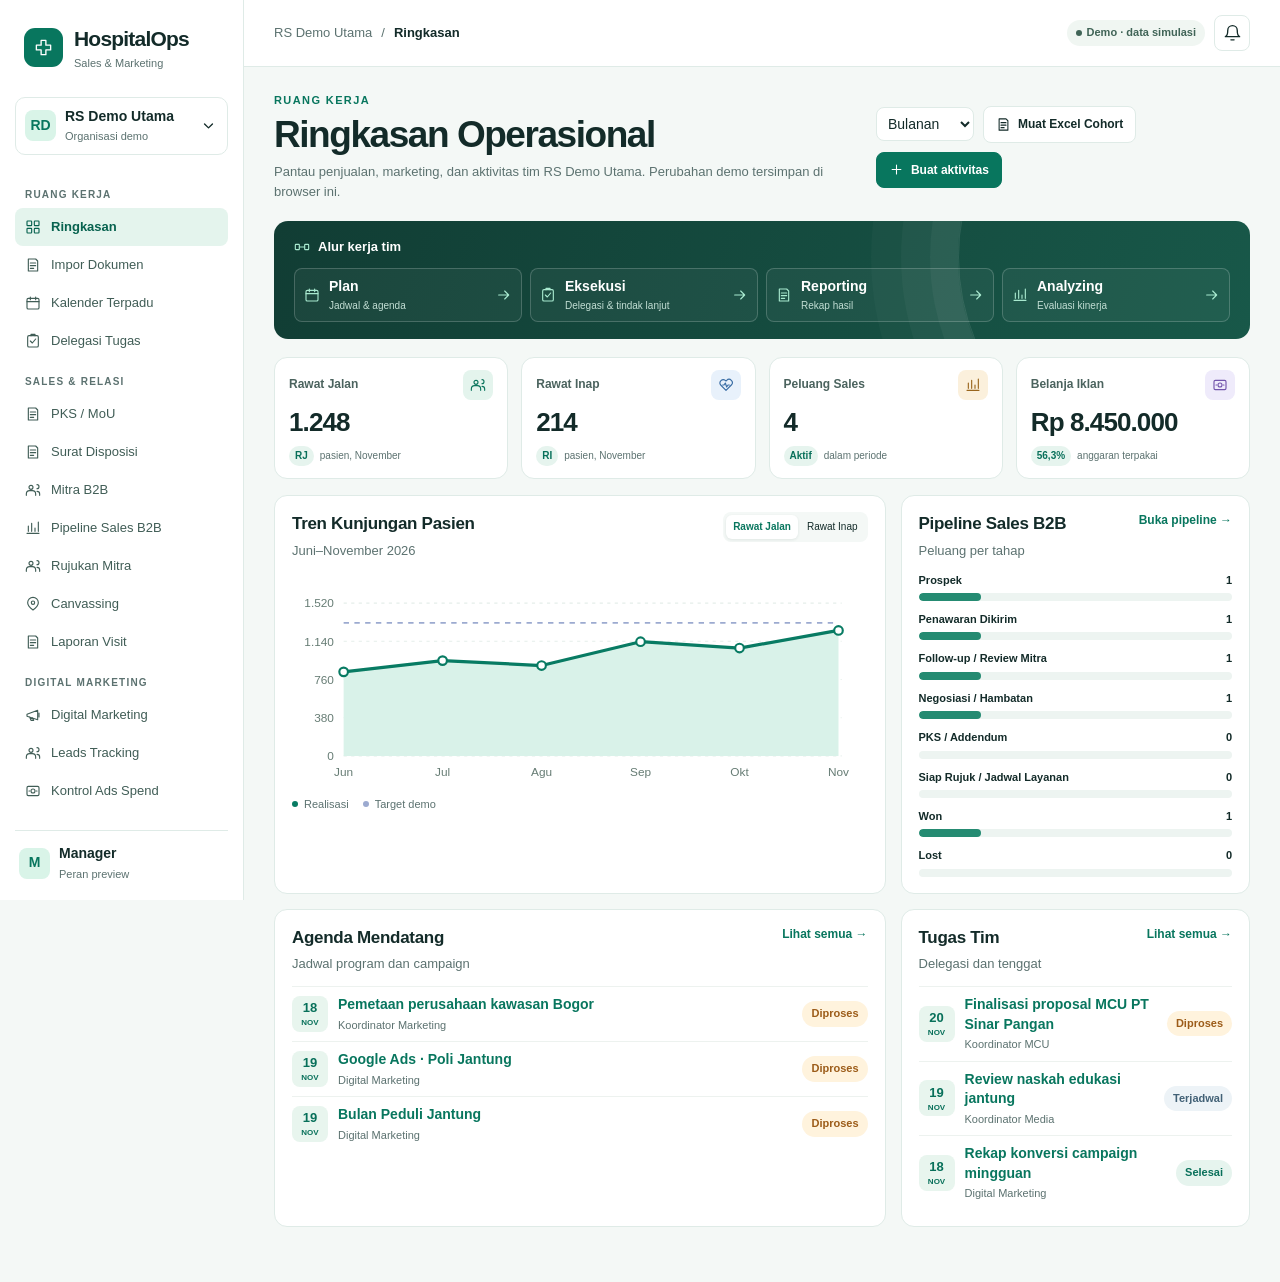
<file: demo.html>
<!doctype html>
<html lang="id">
<head>
<meta charset="utf-8"><meta name="viewport" content="width=device-width, initial-scale=1">
<title>HospitalOps — Demo</title>
<style>
:root {
  color-scheme: light;
  --ink: #132b29;
  --muted: #5c7270;
  --line: #dfebe7;
  --surface: #f4f8f6;
  --green: #08765e;
  --mint: #d9f4e8;
  --dark: #103c33;
}
* { box-sizing: border-box; }
body { margin: 0; background: var(--surface); color: var(--ink); font: 14px/1.4 'Segoe UI', Arial, sans-serif; }
button, input, select, textarea { font: inherit; }
button, select { cursor: pointer; }
button { color: inherit; border: 0; background: none; }
button:focus-visible, a:focus-visible, input:focus-visible, select:focus-visible, textarea:focus-visible { outline: 3px solid #49b89d; outline-offset: 2px; }
input[type="checkbox"] { width: 16px; height: 16px; accent-color: var(--green); }
svg.icon { width: 19px; height: 19px; flex: none; vertical-align: middle; }
.shell { display: grid; grid-template-columns: 244px minmax(0, 1fr); min-height: 100vh; }
.sidebar { background: white; border-right: 1px solid var(--line); padding: 24px 15px 16px; position: sticky; top: 0; height: 100dvh; display: flex; flex-direction: column; }
.brand { display: flex; align-items: center; gap: 11px; margin: 0 9px 25px; font-size: 21px; font-weight: 800; letter-spacing: -.8px; }
.brand small, .org small, .person small { display: block; font-size: 11px; font-weight: 500; color: var(--muted); letter-spacing: 0; margin-top: 3px; }
.logo, .orgmark, .avatar, .tile-icon { display: grid; place-items: center; flex: none; }
.logo { background: var(--green); color: white; width: 39px; height: 39px; border-radius: 11px; }
.orgmark, .avatar { width: 31px; height: 31px; border-radius: 8px; background: var(--mint); color: var(--green); font-weight: 800; }
.org, .person { width: 100%; display: flex; align-items: center; gap: 9px; text-align: left; font-weight: 750; }
.org { border: 1px solid var(--line); margin-bottom: 18px; padding: 9px; border-radius: 10px; }
.org:hover { background: var(--surface); }
.org .icon-chev { margin-left: auto; }
.sidebar nav { overflow: auto; min-height: 0; scrollbar-width: thin; }
.navlabel { display: block; color: var(--muted); padding: 15px 10px 6px; font-size: 10px; font-weight: 750; letter-spacing: 1.2px; }
.navbtn { display: flex; align-items: center; gap: 10px; width: 100%; padding: 9px 10px; min-height: 38px; border-radius: 8px; text-align: left; color: #405d56; font-size: 13px; }
.navbtn .icon { width: 16px; height: 16px; }
.navbtn:hover, .navbtn.active { background: #e4f4ed; color: #07624f; }
.navbtn.active { font-weight: 750; }
.sidebar footer { margin-top: auto; padding-top: 12px; flex: none; }
.person { border-top: 1px solid var(--line); padding: 13px 4px 2px; }
.main { min-width: 0; }
.topbar { height: 67px; background: white; border-bottom: 1px solid var(--line); display: flex; justify-content: space-between; align-items: center; padding: 0 30px; gap: 12px; }
.bread, .tools, .actions { display: flex; align-items: center; gap: 9px; }
.bread { color: var(--muted); font-size: 13px; min-width: 0; }
.bread strong { color: var(--ink); overflow-wrap: anywhere; }
.content { max-width: 1570px; margin: auto; padding: 26px 30px 40px; }
.heading { display: flex; justify-content: space-between; align-items: center; gap: 16px; margin-bottom: 20px; }
.eyebrow { color: var(--green); margin: 0 0 7px; font-size: 11px; letter-spacing: 1.4px; font-weight: 800; text-transform: uppercase; }
h1 { margin: 0 0 6px; font-size: clamp(28px, 3vw, 37px); letter-spacing: -1.45px; line-height: 1.1; }
h2 { margin: 0 0 5px; font-size: 17px; letter-spacing: -.3px; }
h3 { margin: 0 0 8px; font-size: 14px; }
.sub { margin: 0; color: var(--muted); font-size: 13px; line-height: 1.5; }
.actions { flex-wrap: wrap; }
.btn, .iconbtn { border: 1px solid var(--line); border-radius: 8px; background: white; display: inline-flex; align-items: center; justify-content: center; gap: 7px; min-height: 36px; }
.btn { padding: 9px 12px; font-size: 12px; font-weight: 700; }
.btn .icon { width: 15px; height: 15px; }
.iconbtn { width: 36px; padding: 0; flex: none; }
.btn:hover, .iconbtn:hover { filter: brightness(.96); }
.primary { background: var(--green); color: white; border-color: var(--green); }
.badge, .pill { display: inline-flex; align-items: center; gap: 5px; border-radius: 20px; padding: 5px 9px; background: #e6f4ee; color: #08705a; font-size: 11px; font-weight: 700; white-space: nowrap; }
.badge { background: #f0f6f2; color: #406457; }
.pill.neutral { background: #edf3f7; color: #426176; }
.pill.warn { background: #fff3dd; color: #9c5c19; }
.dot { width: 6px; height: 6px; border-radius: 50%; background: currentColor; display: inline-block; }
.workflow { position: relative; background: linear-gradient(110deg, #113d34, #185849); border-radius: 14px; color: white; padding: 17px 20px; margin-bottom: 18px; overflow: hidden; }
.workflow:before { content: ''; position: absolute; inset: -180px -140px auto auto; width: 430px; height: 430px; border-radius: 50%; border: 1px solid #ffffff19; box-shadow: 0 0 0 28px #ffffff0a, 0 0 0 57px #ffffff08, 0 0 0 87px #ffffff06; pointer-events: none; }
.workflow-title { display: flex; align-items: center; gap: 8px; margin-bottom: 12px; font-size: 13px; font-weight: 750; }
.workflow-title .icon, .step .icon { width: 16px; height: 16px; color: #a8e9cf; }
.steps { display: grid; grid-template-columns: repeat(4, minmax(0, 1fr)); gap: 8px; position: relative; }
.step { display: flex; align-items: center; gap: 9px; padding: 8px 9px; border: 1px solid #ffffff31; border-radius: 8px; min-width: 0; text-align: left; color: white; background: #ffffff0b; }
.step:hover { background: #ffffff26; }
.step .icon-arrow { margin-left: auto; }
.step strong, .step small { display: block; }
.step small { color: #c2ded4; font-size: 10px; margin-top: 2px; }
.metrics { display: grid; grid-template-columns: repeat(4, minmax(0, 1fr)); gap: 13px; margin-bottom: 16px; }
.card { border: 1px solid var(--line); background: white; border-radius: 13px; min-width: 0; }
.metric { padding: 12px 14px; text-align: left; width: 100%; }
button.metric:hover { border-color: #87c4b1; }
.metric-top { display: flex; justify-content: space-between; align-items: center; gap: 4px; color: #4b635e; font-size: 12px; font-weight: 650; }
.tile-icon { width: 30px; height: 30px; border-radius: 8px; background: #e4f4ed; color: #0a745c; }
.tile-icon .icon { width: 16px; height: 16px; }
.tile-icon.blue { background: #e8f1fb; color: #386ca4; }
.tile-icon.amber { background: #fbf0dc; color: #99651c; }
.tile-icon.purple { background: #efebfb; color: #7254ab; }
.metric b { display: block; margin: 4px 0 6px; font-size: 26px; letter-spacing: -.9px; overflow-wrap: anywhere; }
.metric-foot { display: flex; align-items: center; gap: 6px; flex-wrap: wrap; color: var(--muted); font-size: 10px; }
.metric-foot .pill { padding: 3px 6px; font-size: 10px; }
.grid { display: grid; grid-template-columns: minmax(0, 1.75fr) minmax(0, 1fr); gap: 15px; margin-bottom: 15px; }
.panel { padding: 16px 17px; }
.panel-head { display: flex; justify-content: space-between; align-items: flex-start; gap: 8px; margin-bottom: 12px; }
.legend { display: flex; flex-wrap: wrap; gap: 14px; margin-top: 11px; color: var(--muted); font-size: 11px; }
.legend span { display: flex; align-items: center; gap: 6px; }
.chart-toggle { display: flex; background: var(--surface); padding: 3px; border-radius: 8px; gap: 2px; }
.chart-toggle button { font-size: 10px; padding: 5px 7px; border-radius: 6px; white-space: nowrap; }
.chart-toggle .on { color: var(--green); background: white; box-shadow: 0 1px 3px #13382e17; font-weight: 700; }
.chart { display: block; width: 100%; height: auto; max-height: 220px; }
.chart text { font: 11px 'Segoe UI', sans-serif; fill: #667c74; }
.stage { margin-bottom: 11px; }
.stage:last-child { margin-bottom: 0; }
.stage-label { display: flex; justify-content: space-between; gap: 10px; font-size: 11px; font-weight: 650; margin-bottom: 5px; }
.track { height: 8px; border-radius: 8px; overflow: hidden; background: #edf4f1; }
.track i { display: block; height: 100%; border-radius: 8px; }
.link, .rowbtn { color: var(--green); font-weight: 750; padding: 0; }
.link { font-size: 12px; white-space: nowrap; }
.rowbtn { text-align: left; }
.link:hover, .rowbtn:hover { text-decoration: underline; }
.event { display: flex; align-items: center; gap: 10px; padding: 8px 0; border-top: 1px solid #edf2ef; }
.event b, .event small { display: block; }
.event small { color: var(--muted); font-size: 11px; margin-top: 3px; }
.event .pill { margin-left: auto; }
.date { width: 36px; height: 36px; display: grid; place-content: center; flex: none; text-align: center; border-radius: 8px; color: #08705a; background: #e8f5ee; font-size: 13px; font-weight: 800; }
.date small { color: inherit; font-size: 8px; margin-top: 0; }
.list { display: grid; gap: 12px; grid-template-columns: minmax(0, 1fr); }
.tablewrap { overflow: auto; }
table { width: 100%; border-collapse: collapse; text-align: left; white-space: nowrap; }
td, th { padding: 12px 10px; border-bottom: 1px solid var(--line); }
th { color: var(--muted); font-size: 11px; }
tbody tr:last-child td { border-bottom: 0; }
.filters { display: flex; gap: 8px; flex-wrap: wrap; margin-bottom: 12px; }
.filters input, .filters select, dialog input:not([type="checkbox"]), dialog select, dialog textarea, .inline-select {
  max-width: 100%; min-width: 0; padding: 9px 10px; border: 1px solid #cbdcd4; border-radius: 8px; background: white; color: var(--ink);
}
.inline-select { padding: 7px; border-color: var(--line); }
.board { display: grid; grid-template-columns: repeat(auto-fit, minmax(min(100%, 160px), 1fr)); gap: 10px; }
.column { padding: 10px; border-radius: 10px; background: #edf4f0; }
.boarditem { display: block; width: 100%; padding: 10px; margin-bottom: 7px; border: 1px solid var(--line); border-radius: 8px; background: white; text-align: left; }
.boarditem small { display: block; margin-top: 5px; color: var(--muted); }
.cal { display: grid; grid-template-columns: repeat(7, minmax(0, 1fr)); gap: 4px; }
.cal-head { text-align: center; padding: 5px; color: var(--muted); font-size: 11px; }
.day { min-height: 64px; padding: 6px; border: 1px solid var(--line); border-radius: 6px; overflow-wrap: anywhere; font-size: 11px; }
.day .mini { display: block; width: 100%; margin-top: 4px; padding: 3px; border-radius: 4px; background: var(--mint); text-align: left; overflow-wrap: anywhere; font-size: 10px; }
.dim { opacity: .5; }
.empty { padding: 22px; text-align: center; color: var(--muted); }
dialog { width: min(480px, calc(100% - 24px)); max-height: 90dvh; padding: 21px; border: 1px solid var(--line); border-radius: 15px; background: white; color: var(--ink); }
dialog::backdrop { background: #12382d75; }
.modalhead { display: flex; justify-content: space-between; align-items: center; margin-bottom: 12px; }
.modalhead h2 { margin: 0; }
.form { display: grid; gap: 10px; }
.form label { display: grid; gap: 5px; font-size: 12px; font-weight: 700; min-width: 0; }
.form .check, .settings-row label { display: flex; align-items: center; gap: 8px; }
.form textarea { min-height: 70px; }
.form .actions { margin-top: 7px; justify-content: flex-end; }
#ads-error:empty { display: none; }
#ads-error { color: #a62e2e; }
.toast { position: fixed; bottom: 18px; right: 18px; z-index: 10; max-width: calc(100% - 36px); padding: 11px 15px; border-radius: 8px; background: var(--dark); color: white; }
.mobile { display: none; }
.insights { display: grid; gap: 10px; }
.insight { padding: 12px; border-left: 3px solid #5db99e; border-radius: 6px; background: #f0f8f4; }
.insight p { margin: 4px 0 0; }
.settings-row { display: flex; justify-content: space-between; align-items: center; gap: 12px; padding: 9px 0; border-top: 1px solid var(--line); }
.numeric { font-variant-numeric: tabular-nums; }
.lead-filters label { display: grid; gap: 4px; max-width: 100%; min-width: 0; color: var(--muted); font-size: 12px; }
.lead-count { margin: 0 0 8px; }
.lead-dialog { width: min(720px, calc(100% - 24px)); }
.lead-fields { display: grid; grid-template-columns: repeat(2, minmax(0, 1fr)); gap: 12px; margin: 0; min-width: 0; padding: 12px; border: 1px solid var(--line); border-radius: 8px; }
.lead-fields legend { padding-inline: 4px; font-size: 13px; font-weight: 700; }
.lead-fields .wide { grid-column: 1 / -1; }
.lead-fields p { align-self: end; }
@media (max-width: 1150px) {
  .shell { grid-template-columns: 205px minmax(0, 1fr); }
  .content, .topbar { padding-inline: 20px; }
  .step small { display: none; }
  .metric b { font-size: 22px; }
  .metric-top { font-size: 11px; }
}
@media (max-width: 850px) {
  .shell { display: block; }
  .sidebar { position: fixed; z-index: 5; inset: 0 auto 0 0; width: 244px; transform: translateX(-105%); transition: transform .18s; visibility: hidden; }
  .sidebar.open { transform: translateX(0); visibility: visible; box-shadow: 0 0 0 100vmax #173d3370; }
  .mobile { display: inline-flex; }
  .bread { margin-right: auto; }
  .topbar { height: 56px; }
  .content { padding-top: 18px; }
}
@media (max-width: 620px) {
  .content, .topbar { padding-inline: 12px; }
  .heading { align-items: flex-start; flex-direction: column; gap: 10px; }
  .grid, .lead-fields { grid-template-columns: minmax(0, 1fr); }
  .metrics, .steps { grid-template-columns: repeat(2, minmax(0, 1fr)); gap: 8px; }
  .metric { padding: 9px; }
  .workflow, .panel { padding: 12px; }
  .workflow .step { padding: 7px; }
  .day { min-height: 42px; padding: 3px; }
  .day .mini { padding: 2px; font-size: 9px; }
  .bread span { display: none; }
  .panel-head { flex-wrap: wrap; }
}
</style>
<link rel="stylesheet" href="./hospitalops-operations.css?v=20261125-journey1">
</head>
<body>
<div class="shell">
<aside class="sidebar" id="sidebar" aria-label="Navigasi utama"></aside>
<div class="main"><header class="topbar" id="topbar"></header><main class="content" id="content"></main></div>
</div>
<dialog id="modal" aria-labelledby="modal-title"></dialog><div id="toast" class="toast" role="status" hidden></div>
<script type="module">
import {installTableSorting} from './hospitalops-table-sort.js?v=20261121-sortcards1';

import {createDispositions} from './hospitalops-dispositions.js?v=20261121-sortcards1';

import {restoreDemoPatients,saveDemoPatients} from './hospitalops-demo-patient-store.js?v=20261127-revenuefallback1';
import {createPartnerPatients} from './hospitalops-partner-patients.js?v=20261127-revenuefallback1';
import {createLabTariffs} from './hospitalops-lab-tariffs.js?v=20261127-revenuefallback1';
import {createDirectory} from './hospitalops-directory.js?v=20261126-labfix1';
import {createVisuals} from './hospitalops-visuals.js?v=20261127-revenuefallback1';
import {createPatientFields,patientExtraModules} from './hospitalops-patient-fields.js?v=20261127-revenuefallback1';
import {createPatients} from './hospitalops-patients.js?v=20261127-revenuefallback1';
import { createOperations } from './hospitalops-operations.js?v=20261122-pks-table1';
import { createB2B, pipelineStages } from './hospitalops-b2b.js';
import { openCohortDemo } from './hospitalops-cohort-demo.js';

const drawings={
plus:'<path d="M12 5v14M5 12h14"/>',brand:'<path d="M9 3h6v6h6v6h-6v6H9v-6H3V9h6z"/>',home:'<rect x="3" y="3" width="7" height="7" rx="1"/><rect x="14" y="3" width="7" height="7" rx="1"/><rect x="3" y="14" width="7" height="7" rx="1"/><rect x="14" y="14" width="7" height="7" rx="1"/>',calendar:'<rect x="3" y="5" width="18" height="16" rx="2"/><path d="M16 3v4M8 3v4M3 10h18"/>',tasks:'<rect x="4" y="4" width="16" height="17" rx="2"/><path d="m8 12 3 3 5-6M9 4V2h6v2"/>',sales:'<path d="M3 20h18M5 17V9m5 8V5m5 12v-5m5 5V3"/>',people:'<circle cx="9" cy="8" r="3"/><path d="M2 20v-2a5 5 0 0 1 5-5h4a5 5 0 0 1 5 5v2m2-16a3 3 0 0 1 0 6m0 4a4 4 0 0 1 4 4v2"/>',pin:'<path d="M20 10c0 5-8 11-8 11S4 15 4 10a8 8 0 1 1 16 0Z"/><circle cx="12" cy="10" r="2.5"/>',digital:'<path d="m3 11 16-6v14L3 14zm4 4 2 5h4l-2-4m10-7v6"/>',content:'<path d="M5 3h11l3 3v15H5zM8 9h8m-8 4h8m-8 4h5"/>',video:'<rect x="3" y="5" width="13" height="14" rx="2"/><path d="m16 9 5-3v12l-5-3"/>',heart:'<path d="M20 5a5 5 0 0 0-7 0l-1 1-1-1a5 5 0 0 0-7 7l8 8 8-8a5 5 0 0 0 0-7z"/><path d="M7 12h2l2-3 2 6 2-3h2"/>',settings:'<circle cx="12" cy="12" r="3"/><path d="M12 2v4m0 12v4M2 12h4m12 0h4M5 5l3 3m8 8 3 3M5 19l3-3m8-8 3-3"/><circle cx="12" cy="12" r="8"/>',chev:'<path d="m7 10 5 5 5-5"/>',arrow:'<path d="M4 12h15m-6-6 6 6-6 6"/>',bell:'<path d="M18 8a6 6 0 0 0-12 0c0 7-3 8-3 8h18s-3-1-3-8m-8 12h4"/>',menu:'<path d="M4 6h16M4 12h16M4 18h16"/>',close:'<path d="m6 6 12 12M6 18 18 6"/>',flow:'<rect x="2" y="8" width="6" height="8" rx="1"/><rect x="16" y="8" width="6" height="8" rx="1"/><path d="M8 12h8"/>',money:'<rect x="3" y="5" width="18" height="14" rx="2"/><circle cx="12" cy="12" r="3"/><path d="M6 12h1m10 0h1"/>'
};
function icon(name){return '<svg class="icon icon-'+name+'" viewBox="0 0 24 24" fill="none" stroke="currentColor" stroke-width="1.7" stroke-linecap="round" stroke-linejoin="round" aria-hidden="true">'+(drawings[name]||drawings.content)+'</svg>'}
const previewRole='Manager';
const modules=[
['overview','Ringkasan','home','Ruang kerja'],['import-doc','Impor Dokumen','content','Ruang kerja'],['pks','PKS / MoU','content','Sales & Relasi'],['dispositions','Surat Disposisi','content','Sales & Relasi'],['calendar','Kalender Terpadu','calendar','Ruang kerja'],['tasks','Delegasi Tugas','tasks','Ruang kerja'],
['partners','Mitra B2B','people','Sales & Relasi'],['pipeline','Pipeline Sales B2B','sales','Sales & Relasi',[4,7]],['referrals','Rujukan Mitra','people','Sales & Relasi',[4,7]],['canvass','Canvassing','pin','Sales & Relasi',[4]],['visits','Laporan Visit','content','Sales & Relasi',[4,7]],
['digital','Digital Marketing','digital','Digital Marketing',[1,6]],['leads','Leads Tracking','people','Digital Marketing',[1,6]],['spend','Kontrol Ads Spend','money','Digital Marketing',[1,6]],['conv','Konversi Ads','sales','Digital Marketing',[1,6]],['social','Planner Media Sosial','calendar','Digital Marketing',[1,2,5,6]],['articles','Planner Artikel Website','content','Digital Marketing',[1,2,6]],['promo','Jadwal Campaign Promo','digital','Digital Marketing',[1,2,4,6,7]],['video','Planner Produksi Video','video','Digital Marketing',[1,2,5,6]],
['events','Event Activation','calendar','Program & layanan',[3,4,5,6,7]],['pkrs','Planner Promkes','heart','Program & layanan',[3,5,6]],['mcu','Jadwal MCU Onsite','brand','Program & layanan',[4,7]],['directory','Ref Direktori','content','Organisasi'],['lab-tariffs','Tarif Lab B2B','money','Organisasi'],['patients','Data Pasien','people','Pelaporan & analisis',[4]],['visuals','Visualisasi Data','sales','Pelaporan & analisis'],['report','Pelaporan','content','Pelaporan & analisis',[1,3,4,6,7]],['analysis','Analisis Kinerja','sales','Pelaporan & analisis',[1,6,7]],['patient-fields','Pengaturan Field & Formulir','settings','Organisasi'],['settings','Pengaturan Modul','settings','Organisasi',[]]
];
const examples={
pipeline:[['MCU PT Sinar Pangan','Proposal','Koordinator MCU','2026-11-20','campaign-mcu'],['Kemitraan Klinik Pratama','Kualifikasi','Koordinator Marketing','2026-11-23','campaign-jantung'],['MCU PT Nusa Logistik','Negosiasi','Koordinator MCU','2026-11-25','campaign-mcu'],['MCU PT Cipta Utama','Menang','Koordinator MCU','2026-11-27','campaign-mcu'],['Kemitraan Asuransi Sejahtera','Prospek','Koordinator Marketing','2026-11-28','campaign-jantung']],
leads:[['PT Sinar Pangan · permintaan penawaran','Diproses','Koordinator MCU','2026-11-18','campaign-mcu','Canvassing'],['Booking Poli Jantung · formulir web','Selesai','Digital Marketing','2026-11-19','campaign-jantung','Google Ads'],['PT Nusa Logistik · MCU karyawan','Terjadwal','Koordinator MCU','2026-11-20','campaign-mcu','Rujukan']],
canvass:[['Pemetaan perusahaan kawasan Bogor','Diproses','Koordinator Marketing','2026-11-18','campaign-mcu']],visits:[['Visit PT Sinar Pangan','Selesai','Admin Support','2026-11-16','campaign-mcu']],
digital:[['Google Ads · Poli Jantung','Diproses','Digital Marketing','2026-11-19','campaign-jantung'],['Meta Ads · Corporate MCU','Terjadwal','Digital Marketing','2026-11-20','campaign-mcu']],
social:[['Carousel persiapan MCU','Terjadwal','Digital Marketing','2026-11-20','campaign-mcu'],['Reels kenali risiko penyakit jantung','Diproses','Koordinator Media','2026-11-21','campaign-jantung']],
articles:[['Kapan perlu periksa kesehatan jantung?','Diproses','Copywriter','2026-11-20','campaign-jantung']],
promo:[['Bulan Peduli Jantung','Diproses','Digital Marketing','2026-11-19','campaign-jantung'],['Corporate MCU Onsite','Terjadwal','Koordinator MCU','2026-11-20','campaign-mcu']],
video:[['Syuting video edukasi jantung','Terjadwal','Videografer & Fotografer','2026-11-19','campaign-jantung']],
events:[['Health talk jantung untuk komunitas','Terjadwal','Koordinator Marketing','2026-11-22','campaign-jantung']],
pkrs:[['Edukasi pencegahan diabetes','Terjadwal','PKRS','2026-11-24','']],
mcu:[['MCU onsite · PT Sinar Pangan','Terjadwal','Koordinator MCU','2026-11-25','campaign-mcu']],
tasks:[['Finalisasi proposal MCU PT Sinar Pangan','Diproses','Koordinator MCU','2026-11-20','campaign-mcu'],['Review naskah edukasi jantung','Terjadwal','Koordinator Media','2026-11-19','campaign-jantung'],['Rekap konversi campaign mingguan','Selesai','Digital Marketing','2026-11-18','campaign-jantung']]
};
function campaigns(){return Object.fromEntries(records('promo').map(r=>[r.campaign||r.id,r.name]))}
const planIds=['canvass','visits','digital','social','articles','promo','video','events','pkrs','mcu','tasks'];
const stages=['Prospek','Kualifikasi','Proposal','Negosiasi','Menang'];
const statuses=['Terjadwal','Diproses','Selesai'];
const key='hospitalops-public-demo-v1';
function seed(variant){
  const records=Object.fromEntries(Object.entries(examples).map(([id,rows])=>[id,(variant===1||id==='promo'?rows:rows.slice(0,1)).map((r,i)=>({id:id+'-'+i,name:variant===1?r[0]:r[0].replace(/PT Sinar Pangan/g,'PT Tirta Karya'),status:r[1],owner:r[2],date:r[3],campaign:r[4],source:r[5]||'',note:''}))]));
  records.promo.forEach(r=>r.objective='Konversi');
  if(variant===1){
   Object.assign(records.leads[1],{date:'2026-10-28',channel:'Formulir web',segment:'Umum',followUpDate:'2026-10-29',visitDate:'2026-11-03',treatmentDate:'2026-11-12',billing:650000});
   Object.assign(records.leads[0],{channel:'Kunjungan lapangan',segment:'Perusahaan'});
  }
  return {records,leadCosts:variant===1?{'2026-11':{'campaign-jantung':250000,'campaign-mcu':175000}}:{},disabled:[],custom:[],email:'',emailOn:false,ads:[{id:'ads-0',name:'Google Ads · Poli Jantung',campaign:'campaign-jantung',budget:8000000,spend:variant===1?4950000:1900000,leads:variant===1?78:29,booking:variant===1?23:7},{id:'ads-1',name:'Meta Ads · Corporate MCU',campaign:'campaign-mcu',budget:7000000,spend:variant===1?3500000:1600000,leads:variant===1?46:18,booking:variant===1?9:4}],patients:variant===1?{out:[['Jantung','dr. R. Aditya','Konsultasi','Umum',384],['Anak','dr. N. Maya','Konsultasi','Asuransi',312],['Obgyn','dr. L. Wulan','Konsultasi','JKN',285],['Penyakit Dalam','dr. M. Hasan','Konsultasi','Umum',267]],in:[['Obgyn','dr. L. Wulan','Sectio caesarea','Umum',48],['Ortopedi','dr. A. Rafi','Arthroscopy','Asuransi',26],['Penyakit Dalam','dr. M. Hasan','Observasi','JKN',102],['Bedah Umum','dr. S. Anwar','Laparoskopi','Asuransi',38]]}:{out:[['Anak','dr. K. Ayu','Konsultasi','Umum',286],['Jantung','dr. D. Ari','Konsultasi','Asuransi',88]],in:[['Penyakit Dalam','dr. J. Tina','Observasi','JKN',65]]}};
}
function fresh(){return {org:'ummi',orgs:[{id:'ummi',name:'RS Demo Utama',data:seed(1)},{id:'harmoni',name:'RS Demo Harmoni',data:seed(2)}]}}
let state;
try{state=JSON.parse(localStorage.getItem(key))||fresh()}catch{state=fresh()}
let page='overview',period='Bulanan',chartType='out',query='',statusFilter='',patientFilters={},calendarMonth='2026-11',toastTimer;
let cohortOrg=null,cohortMonth='',cohortLoading=false,patientSaving=false,documentSaving=false,patientStorageReady=false;
const patientScope=()=>cohortOrg?'cohort:'+state.org:state.org;
const workbookModule=['cohort-services','Rekap Layanan Cohort','sales','Pelaporan & analisis'];
const allModules=()=>cohortOrg?[...modules,workbookModule]:modules;
const org=()=>cohortOrg||state.orgs.find(o=>o.id===state.org);
const data=()=>org().data;
const mod=id=>[...allModules(),...data().custom].find(m=>m[0]===id);
const allowed=m=>m&&!data().disabled.includes(m[0]);
const records=id=>data().records[id]||[];
let fixedDate='2026-11-16';
const money=n=>'Rp '+Number(n).toLocaleString('id-ID');
const num=n=>Number(n).toLocaleString('id-ID');
const percent=(a,b)=>b?(a/b*100).toLocaleString('id-ID',{maximumFractionDigits:1})+'%':'0%';
const fmt=d=>d?new Intl.DateTimeFormat('id-ID',{day:'numeric',month:'short',year:'numeric',timeZone:'UTC'}).format(new Date(d+'T00:00:00Z')):'–';
const esc=s=>String(s??'').replace(/[&<>"']/g,c=>({'&':'&amp;','<':'&lt;','>':'&gt;','"':'&quot;',"'":'&#39;'}[c]));
const initials=(s)=>s.split(/\s+/).slice(0,2).map(w=>w[0]).join('').toUpperCase();
function save(){if(cohortOrg)return;try{localStorage.setItem(key,JSON.stringify(state,(key,value)=>['patient-buckets','patient-imports',...patientExtraModules].includes(key)?[]:value))}catch{toast('Penyimpanan lokal tidak tersedia di browser ini.')}}
function toast(msg){const box=document.querySelector('#toast');box.hidden=false;box.textContent=msg;clearTimeout(toastTimer);toastTimer=setTimeout(()=>box.hidden=true,3200)}
function button(label,action,ic='',primary=false){return '<button type="button" class="btn '+(primary?'primary':'')+'" '+action+'>'+ (ic?icon(ic):'')+esc(label)+'</button>'}
function pill(s){return '<span class="pill '+(['Proposal','Negosiasi','Diproses'].includes(s)?'warn':['Terjadwal','Prospek','Kualifikasi'].includes(s)?'neutral':'')+'">'+esc(s)+'</span>'}
function goto(id){if(!allowed(mod(id)))return;page=id;query='';statusFilter='';patientFilters={};document.querySelector('#sidebar').classList.remove('open');render();window.scrollTo(0,0)}
function nav(id){return 'data-nav="'+id+'"'}
function render(){
  const visible=[...allModules(),...data().custom].filter(allowed);
  const groups=[...new Set(visible.map(m=>m[3]))];
  document.querySelector('#sidebar').innerHTML='<div class="brand"><span class="logo">'+icon('brand')+'</span><div>HospitalOps<small>Sales & Marketing</small></div></div><button class="org" data-action="org"><span class="orgmark">'+initials(org().name)+'</span><span>'+esc(org().name)+'<small>Organisasi demo</small></span>'+icon('chev')+'</button><nav>'+groups.map(g=>'<span class="navlabel">'+esc(g.toUpperCase())+'</span>'+visible.filter(m=>m[3]===g).map(m=>'<button class="navbtn '+(page===m[0]?'active':'')+'" '+nav(m[0])+(page===m[0]?' aria-current="page"':'')+'>'+icon(m[2])+esc(m[1])+'</button>').join('')).join('')+'</nav><footer><div class="person"><span class="avatar" aria-hidden="true">'+initials(previewRole)+'</span><span>'+esc(previewRole)+'<small>Peran preview</small></span></div></footer>';
  document.querySelector('#topbar').innerHTML='<button class="iconbtn mobile" data-action="menu" aria-label="Buka menu">'+icon('menu')+'</button><div class="bread"><span>'+esc(org().name)+'</span><span>/</span><strong>'+esc(mod(page)[1])+'</strong></div><div class="tools"><span class="badge"><i class="dot"></i> '+(cohortOrg?'Cohort · sesi privat':'Demo · data simulasi')+'</span><button class="iconbtn" data-action="notifications" aria-label="Pengaturan notifikasi">'+icon('bell')+'</button></div>';
  const content=document.querySelector('#content');
  const views={overview,patients:patientData.view,directory:()=>directory.view()+patientFields.sourcesPanel(),'patient-fields':patientFields.view,'lab-tariffs':labTariffs.view,visuals:visuals.view,calendar,'import-doc':operations.importView,pks:operations.pksView,dispositions:dispositions.view,referrals:operations.referralView,'cohort-services':cohortServices,partners:partnerPatients.view,pipeline:b2b.view,leads:leadsView,tasks:recordView,spend:()=>adsView(false),conv:()=>adsView(true),report:()=>reportView(false),analysis:()=>reportView(true),settings};
  content.innerHTML=(views[page]||recordView)();
}
function heading(title,sub,actions='',tag=''){return '<div class="heading"><div>'+(tag?'<div class="eyebrow">'+esc(tag)+'</div>':'')+'<h1>'+esc(title)+'</h1><p class="sub">'+esc(sub)+'</p></div><div class="actions">'+actions+'</div></div>'}
function panel(title,sub,body,action=''){return '<section class="panel card"><div class="panel-head"><div><h2>'+esc(title)+'</h2><p class="sub">'+esc(sub)+'</p></div>'+action+'</div>'+body+'</section>'}
function link(id,label='Lihat semua →'){return allowed(mod(id))?'<button class="link" '+nav(id)+'>'+esc(label)+'</button>':''}
function patientRows(type,month=cohortMonth){return cohortOrg?cohortOrg.workbook.patientMonths[type][month]||[]:data().patients[type]}
function total(type,month){
 if(patientData.all().length)return patientData.all().filter(r=>type==='in'?['RAWAT INAP','ICU','PICU','NICU DAN PERINA II'].includes(r[7].toUpperCase()):
  ['RAWAT JALAN','REHABILITASI MEDIK','MCU DAN VAKSIN'].includes(r[7].toUpperCase())).length;
 return patientRows(type,month).reduce((sum,r)=>sum+r[4],0)}
const monthLabel=month=>new Intl.DateTimeFormat('id-ID',{month:'long',year:'numeric',timeZone:'UTC'}).format(new Date(month+'-01T00:00:00Z'));
function cohortMonthSelect(){
 return '<select class="inline-select" id="cohort-month" aria-label="Bulan data Cohort">'+
  options(cohortOrg.workbook.availableMonths.map(m=>[m,monthLabel(m)]),cohortMonth)+'</select>';
}
function cohortServices(){
 const rows=cohortOrg.workbook.services.filter(r=>r.month===cohortMonth).sort((a,b)=>a.source.localeCompare(b.source)||b.count-a.count);
 const linked=new Map();
 for(const r of records('referrals').filter(r=>r.date.startsWith(cohortMonth))){
  linked.set(r.service,(linked.get(r.service)||0)+r.count);
 }
 return heading('Rekap Layanan Cohort','Rekap bulan '+monthLabel(cohortMonth)+'. Pilih periode untuk melihat PA, Mikro, layanan ORLA lainnya, dan kunjungan TK / JR.',cohortMonthSelect())+
  panel('Volume per layanan','Registrasi unik per sheet. Rujukan terhubung adalah bagian dari ORLA yang cocok dengan mitra RS di Ref. Kunjungan TK / JR dapat tercatat juga di sheet lain.',
   table(['Layanan','Sumber','Registrasi','Rujukan terhubung'],rows.map(r=>'<tr><td>'+esc(r.service)+'</td><td>'+esc(r.source)+'</td><td>'+num(r.count)+
    '</td><td>'+(linked.has(r.service)?num(linked.get(r.service)):'—')+'</td></tr>').join('')||'<tr><td colspan="4">Belum ada data pada bulan ini.</td></tr>'));
}
function adsTotal(field){return data().ads.reduce((acc,r)=>acc+r[field],0)}
function periodRows(id){const start=period==='Harian'?'2026-11-16':period==='Mingguan'?'2026-11-16':'2026-11-01';const end=period==='Harian'?'2026-11-16':period==='Mingguan'?'2026-11-22':'2026-11-30';return records(id).filter(r=>r.date>=start&&r.date<=end)}
function metric(label,value,detail,change,ic,color,id){if(id==='out'||id==='in')id='patients';return '<button class="card metric" '+nav(id)+'><div class="metric-top">'+esc(label)+'<span class="tile-icon '+color+'">'+icon(ic)+'</span></div><b>'+esc(value)+'</b><div class="metric-foot"><span class="pill">'+esc(change)+'</span>'+esc(detail)+'</div></button>'}
function flow(){
 const steps=[['Plan','Jadwal & agenda','calendar','calendar'],['Eksekusi','Delegasi & tindak lanjut','tasks','tasks'],['Reporting','Rekap hasil','content','report'],['Analyzing','Evaluasi kinerja','sales','analysis']];
 return '<section class="workflow"><div class="workflow-title">'+icon('flow')+'Alur kerja tim</div><div class="steps">'+steps.filter(s=>allowed(mod(s[3]))).map(([title,sub,ic,id])=>'<button class="step" '+nav(id)+'>'+icon(ic)+'<span><strong>'+title+'</strong><small>'+sub+'</small></span>'+icon('arrow')+'</button>').join('')+'</div></section>';
}
function overview(){
 if(cohortOrg){
  const visitMonth=monthLabel(cohortMonth);
  const monthReferrals=records('referrals').filter(r=>r.date.startsWith(cohortMonth)).reduce((sum,r)=>sum+r.count,0);
  return heading('Ringkasan Operasional','Data Cohort dimuat di sesi browser ini. Transaksi terakhir dalam workbook '+fmt(cohortOrg.workbook.latest)+'.',
   cohortMonthSelect()+button('Kembali ke simulasi','data-action="cohort-exit"'),'RUANG KERJA')+
   '<section class="metrics">'+[
    ['Rawat Jalan',num(total('out')),visitMonth,'RJ','people','','out'],
    ['Rawat Inap',num(total('in')),visitMonth,'RI','heart','blue','in'],
    ['Mitra Terdaftar',num(records('partners').length),'dari sheet Ref','Mitra','people','amber','partners'],
    ['Rujukan Terhubung',num(monthReferrals),visitMonth,'ORLA','sales','purple','referrals']
   ].filter(item=>allowed(mod(['out','in'].includes(item[6])?'patients':item[6]))).map(item=>metric(...item)).join('')+'</section><div class="grid">'+
   (allowed(mod('patients'))&&allowed(mod('patients'))?chartPanel():'')+
   (allowed(mod('cohort-services'))?cohortServicesSummary():'')+'</div>';
 }
 const metrics=[
 ['Rawat Jalan',num(total('out')),'pasien, November','RJ','people','','out'],['Rawat Inap',num(total('in')),'pasien, November','RI','heart','blue','in'],
 ['Peluang Sales',num(periodRows('pipeline').filter(r=>!['Won','Lost'].includes(b2b.stage(r))).length),'dalam periode','Aktif','sales','amber','pipeline'],['Belanja Iklan',money(adsTotal('spend')),'anggaran terpakai',percent(adsTotal('spend'),adsTotal('budget')),'money','purple','spend'],
 ['Leads Tercatat',num(periodRows('leads').length),'dalam periode','Leads','people','','leads'],['Konversi Iklan',percent(adsTotal('booking'),adsTotal('leads')),'leads ke booking','Booking','sales','blue','conv'],['Tugas Aktif',num(periodRows('tasks').filter(r=>r.status!=='Selesai').length),'dalam periode','Tugas','tasks','amber','tasks'],['Agenda Terjadwal',num(agenda().length),'agenda terjadwal','Agenda','calendar','','calendar']
 ].filter(r=>allowed(mod(['out','in'].includes(r[6])?'patients':r[6]))).slice(0,4);
 const left=allowed(mod('patients'))?chartPanel():panel('Tugas Tim','Daftar tugas tim',agendaList(records('tasks'),'tasks'),link('tasks'));
 const right=allowed(mod('pipeline'))?pipelinePanel():panel('Agenda Mendatang','Kalender program dan campaign',agendaList(agenda(),''),link('calendar'));
 return heading('Ringkasan Operasional','Pantau penjualan, marketing, dan aktivitas tim '+org().name+'. Perubahan demo tersimpan di browser ini.','<select class="inline-select" id="period" aria-label="Periode aktivitas">'+options(['Harian','Mingguan','Bulanan'],period)+'</select>'+button('Muat Excel Cohort','data-action="cohort-load"','content')+button('Buat aktivitas','data-action="activity"','plus',true),'RUANG KERJA')+flow()+'<section class="metrics">'+metrics.map(r=>metric(...r)).join('')+'</section><div class="grid">'+left+right+'</div>'+(allowed(mod('patients'))||allowed(mod('pipeline'))?'<div class="grid">'+panel('Agenda Mendatang','Jadwal program dan campaign',agendaList(agenda(),''),link('calendar'))+panel('Tugas Tim','Delegasi dan tenggat',agendaList(records('tasks'),'tasks'),link('tasks'))+'</div>':'');
}
function cohortServicesSummary(){
 const rows=cohortOrg.workbook.services.filter(r=>r.month===cohortMonth&&['Patologi Anatomi (PA)','Mikrobiologi','Radiologi','Laboratorium','MCU','Kunjungan TK / JR'].includes(r.service));
 return panel('Volume Layanan',monthLabel(cohortMonth),
  table(['Layanan','Registrasi'],rows.map(r=>'<tr><td>'+esc(r.service)+'</td><td>'+num(r.count)+'</td></tr>').join('')||'<tr><td colspan="2">Belum ada data.</td></tr>'),
  link('cohort-services','Lihat rekap →'));
}
function chartPanel(){
 if(patientData.all().length)return panel('Data Pasien','Kunjungan dari laporan yang diunggah',
  '<p class="numeric">'+num(patientData.all().length)+' kunjungan</p>',link('patients','Buka data pasien →'));
 const sourceMonths=cohortOrg?.workbook.availableMonths.filter(month=>month<=cohortMonth).slice(-6);
 const labels=sourceMonths?sourceMonths.map(m=>monthLabel(m).split(' ')[0].slice(0,3)):['Jun','Jul','Agu','Sep','Okt','Nov'];
 const target=total(chartType);
 const actual=sourceMonths?sourceMonths.map(m=>total(chartType,m)):[.67,.76,.72,.91,.86,1].map(v=>Math.round(v*target));
 const max=Math.max(10,Math.ceil(Math.max(target,...actual)*1.2/40)*40);
 const marks=[0,.25,.5,.75,1],x=i=>48+i*460/Math.max(1,actual.length-1),y=v=>170-v/max*142;
 const points=actual.map((v,i)=>x(i)+','+y(v)).join(' ');
 const path='<svg class="chart" viewBox="0 0 535 198" role="img" aria-label="Tren kunjungan pasien">'+marks.map(v=>'<line x1="48" x2="511" y1="'+y(v*max)+'" y2="'+y(v*max)+'" stroke="#e5eeea" stroke-dasharray="3 4"/><text x="39" y="'+(y(v*max)+4)+'" text-anchor="end">'+num(v*max)+'</text>').join('')+'<polygon points="48,170 '+points+' '+x(actual.length-1)+',170" fill="#d9f2e9"/>'+(sourceMonths?'':'<line x1="48" x2="508" y1="'+y(Math.round(target*1.06))+'" y2="'+y(Math.round(target*1.06))+'" stroke="#9caad0" stroke-width="1.7" stroke-dasharray="5 5"/>')+'<polyline points="'+points+'" fill="none" stroke="#087b63" stroke-width="3" stroke-linecap="round" stroke-linejoin="round"/>'+actual.map((v,i)=>'<circle cx="'+x(i)+'" cy="'+y(v)+'" r="4" fill="white" stroke="#087b63" stroke-width="2"><title>'+labels[i]+': '+num(v)+' pasien</title></circle><text x="'+x(i)+'" y="189" text-anchor="middle">'+labels[i]+'</text>').join('')+'</svg>';
 const tabs='<div class="chart-toggle">'+[['out','Rawat Jalan'],['in','Rawat Inap']].filter(([id])=>allowed(mod('patients'))).map(([k,l])=>'<button data-chart="'+k+'" class="'+(chartType===k?'on':'')+'" aria-pressed="'+(chartType===k)+'">'+l+'</button>').join('')+'</div>';
 return panel('Tren Kunjungan Pasien',sourceMonths?sourceMonths.map(monthLabel).filter((_,i)=>i===0||i===sourceMonths.length-1).join(' – '):'Juni–November 2026',path+'<div class="legend"><span><i class="dot" style="color:#087b63"></i>Realisasi</span>'+(sourceMonths?'':'<span><i class="dot" style="color:#9caad0"></i>Target demo</span>')+'</div>',tabs);
}
function pipelinePanel(){
 const rows=periodRows('pipeline'),counts=pipelineStages.map(s=>rows.filter(r=>b2b.stage(r)===s).length);
 return panel('Pipeline Sales B2B','Peluang per tahap',pipelineStages.map((s,i)=>'<div class="stage"><div class="stage-label"><span>'+s+'</span><span>'+counts[i]+'</span></div><div class="track"><i style="background:'+(s==='Lost'?'#a3a9a7':'#258b72')+';width:'+counts[i]/Math.max(rows.length,1)*100+'%"></i></div></div>').join(''),link('pipeline','Buka pipeline →'));
}
function agenda(){
 return [...planIds,...data().custom.map(m=>m[0])].filter(id=>allowed(mod(id))).flatMap(id=>records(id).filter(r=>r.date&&r.status!=='Selesai').map(r=>({...r,module:id}))).sort((a,b)=>a.date.localeCompare(b.date));
}
function agendaList(rows,id){
 const selected=rows.filter(r=>r.date>=fixedDate).slice(0,3);
 return selected.length?selected.map(r=>'<div class="event"><span class="date">'+r.date.slice(-2)+'<small>'+esc(fmt(r.date).split(' ')[1].toUpperCase())+'</small></span><div><button class="rowbtn" data-edit="'+esc(r.id)+'" data-module="'+esc(id||r.module)+'">'+esc(r.name)+'</button><small>'+esc(r.owner)+'</small></div>'+pill(r.status)+'</div>').join(''):'<div class="empty">Belum ada agenda mendatang.</div>';
}
function options(items,selected){return items.map(i=>{const [v,t]=Array.isArray(i)?i:[i,i];return '<option value="'+esc(v)+'"'+(String(selected)===String(v)?' selected':'')+'>'+esc(t)+'</option>'}).join('')}
function calendar(){
 const [year,month]=calendarMonth.split('-').map(Number),first=new Date(Date.UTC(year,month-1,1)),shift=(first.getUTCDay()+6)%7,max=new Date(Date.UTC(year,month,0)).getUTCDate();
 const rows=agenda().filter(r=>r.date.startsWith(calendarMonth));
 const label=new Intl.DateTimeFormat('id-ID',{month:'long',year:'numeric',timeZone:'UTC'}).format(first);
 const cells=Array.from({length:Math.ceil((shift+max)/7)*7},(_,i)=>{const d=i-shift+1;return d<1||d>max?'<div class="day dim"></div>':'<div class="day"><strong>'+d+'</strong>'+rows.filter(r=>Number(r.date.slice(-2))===d).map(r=>'<button class="mini" data-edit="'+esc(r.id)+'" data-module="'+esc(r.module)+'">'+esc(r.name)+'</button>').join('')+'</div>'}).join('');
 return heading('Kalender Terpadu','Jadwal lintas modul dalam organisasi.',button('Buat aktivitas','data-action="activity"','plus',true))+panel(label,num(rows.length)+' agenda terjadwal','<div class="cal">'+['Sen','Sel','Rab','Kam','Jum','Sab','Min'].map(d=>'<div class="cal-head">'+d+'</div>').join('')+cells+'</div>','<div class="actions">'+button('‹','data-month="-1" aria-label="Bulan sebelumnya"')+button('›','data-month="1" aria-label="Bulan berikutnya"')+'</div>');
}
const descriptions={pipeline:'Kelola peluang kerja sama dengan perusahaan, instansi, lembaga, rumah sakit, dokter, dan bidan rujukan.',leads:'Catat sumber lead, hubungkan ke campaign, dan pantau tindak lanjut.',canvass:'Rencanakan pendekatan dan kunjungan ke calon mitra B2B dan mitra rujukan.',visits:'Catat hasil kunjungan ke mitra, PIC, dan tindak lanjut.',digital:'Kelola pekerjaan digital dan hubungkan aktivitas ke campaign.',social:'Rencanakan konten media sosial, PIC, dan tanggal tayang.',articles:'Kelola penulisan, review, dan publikasi artikel website.',promo:'Atur jadwal campaign dan lihat aktivitas yang terhubung.',video:'Kelola brief, jadwal syuting, dan produksi video.',events:'Rencanakan aktivasi dan tindak lanjut acara.',pkrs:'Jadwalkan edukasi kesehatan dan kegiatan PKRS.',mcu:'Kelola jadwal dan koordinasi MCU onsite.',tasks:'Delegasikan tugas ke peran tim dan pantau tenggatnya.'};
function recordView(){
 const id=page,title=mod(id)[1],rows=records(id);
 return heading(title,descriptions[id]||'Kelola aktivitas organisasi dalam modul ini.',button(id==='tasks'?'Delegasikan tugas':id==='promo'?'Tambah campaign':'Tambah catatan','data-action="new"','plus',true))+panel('Daftar aktivitas',num(rows.length)+' catatan', '<div class="filters"><input id="query" type="search" aria-label="Cari catatan" placeholder="Cari catatan…" value="'+esc(query)+'"><select id="statusFilter" aria-label="Filter status">'+options([['','Semua status'],...statuses],statusFilter)+'</select></div><div id="recordResults">'+recordResults()+'</div>');
}
function recordResults(){
 const id=page,rows=records(id).filter(r=>(!statusFilter||r.status===statusFilter)&&[r.name,r.owner,r.source,r.partnerType,r.referralType,campaigns()[r.campaign]].join(' ').toLowerCase().includes(query.toLowerCase()));
 const action=r=>'data-edit="'+esc(r.id)+'" data-module="'+esc(id)+'"';
 return rows.length?'<div class="tablewrap"><table><thead><tr><th>Aktivitas</th><th>PIC</th><th>Tanggal</th><th>Status</th><th>Campaign</th>'+'</tr></thead><tbody>'+rows.map(r=>'<tr><td><button class="rowbtn" '+action(r)+'>'+esc(r.name)+'</button></td><td>'+esc(r.owner)+'</td><td data-sort-value="'+esc(r.dispositionId&&r.noDeadline?'':r.date)+'">'+(r.dispositionId&&r.noDeadline?'Tanpa tenggat':fmt(r.date))+'</td><td>'+pill(r.status)+'</td><td>'+esc(campaigns()[r.campaign]||'–')+'</td>'+'</tr>').join('')+'</tbody></table></div>':'<div class="empty">Belum ada catatan yang cocok.</div>';
}
const leadViews=[
 ['active','Lead masuk atau tindakan bulan ini'],
 ['new','Lead baru · Tanggal event'],
 ['converted','Konversi / sales · Tanggal tindakan dan billing terisi'],
 ['all','Seluruh riwayat']
];
const leadFunnels=['Terjadwal','Diproses','Selesai','Lead baru','Follow-up','Booking','Visit awal','Tindakan','Tidak lanjut'];
const leadDateLimits='min="1900-01-01" max="2100-12-31"';
let leadState={month:fixedDate.slice(0,7),campaign:'',view:'active'};
const inLeadMonth=(date,month)=>typeof date==='string'&&date.slice(0,7)===month;
const hasBilling=r=>typeof r.billing==='number'&&Number.isFinite(r.billing);
function leadMonthlyRows(month){
 const labels=campaigns();
 const leads=records('leads');
 const costs=data().leadCosts?.[month]||{};
 const rows=Object.entries(labels).map(([id,name])=>({id,name}));
 for(const id of new Set(leads.map(r=>r.campaign||'none'))){
  if(!Object.hasOwn(labels,id))rows.push({id,name:id==='none'?'Tanpa campaign':'Campaign tidak ditemukan'});
 }
 return rows.map(({id,name})=>{
  const own=leads.filter(r=>(r.campaign||'none')===id);
  const newLeads=own.filter(r=>inLeadMonth(r.date,month));
  const converted=own.filter(r=>inLeadMonth(r.treatmentDate,month)&&hasBilling(r));
  const objective=records('promo').find(r=>(r.campaign||r.id)===id)?.objective;
  return {id,name,objective,newLeads,converted,cost:costs[id],sales:converted.reduce((sum,r)=>sum+r.billing,0)};
 });
}
function leadMetric(value,kind,campaign,description){
 return '<button class="rowbtn numeric" data-lead-view="'+kind+'" data-lead-campaign="'+esc(campaign)+'" aria-label="'+esc(description+' · '+value)+'">'+esc(value)+'</button>';
}
function leadsView(){
 const labels=campaigns();
 const monthLabel=new Intl.DateTimeFormat('id-ID',{month:'long',year:'numeric',timeZone:'UTC'}).format(new Date(leadState.month+'-01T00:00:00Z'));
 const monthly=leadMonthlyRows(leadState.month);
 const rows=monthly.filter(r=>!leadState.campaign||r.id===leadState.campaign);
 const n=rows.reduce((s,r)=>s+r.newLeads.length,0),c=rows.reduce((s,r)=>s+r.converted.length,0);
 const sales=rows.reduce((s,r)=>s+r.sales,0);
 const costs=rows.filter(r=>r.cost!==undefined);
 const filters='<div class="filters lead-filters">'+label('Bulan laporan','<input id="leadMonth" type="month" value="'+leadState.month+'" min="1900-01" max="2100-12">')+label('Campaign','<select id="leadCampaign">'+options([['','Semua campaign'],...monthly.map(r=>[r.id,r.name])],leadState.campaign)+'</select>')+'</div>';
 const cards=[
  ['Lead baru',num(n),'Tanggal event','people','new'],
  ['Konversi',num(c),'Tindakan dengan billing terisi','sales','converted'],
  ['Sales',money(sales),'Billing tindakan pada bulan ini','money','converted'],
  ['Cost tercatat',costs.length?money(costs.reduce((s,r)=>s+r.cost,0)):'–',costs.length+' dari '+rows.length+' baris memiliki biaya','money','']
 ].map(([title,val,detail,ic,view])=>{
  const body='<div class="metric-top">'+title+'<span class="tile-icon blue">'+icon(ic)+'</span></div><b>'+val+'</b><div class="metric-foot">'+detail+'</div>';
  return view?'<button class="card metric" data-lead-view="'+view+'" data-lead-campaign="'+esc(leadState.campaign)+'">'+body+'</button>':'<div class="card metric">'+body+'</div>';
 }).join('');
 const tbody=rows.map(r=>'<tr><td>'+esc(r.name)+'</td><td>'+esc(r.objective||'–')+'</td><td>'+
 (Object.hasOwn(labels,r.id)?'<button class="rowbtn numeric" data-lead-cost="'+esc(r.id)+'" aria-label="'+esc('Atur cost '+r.name)+'">'+(r.cost===undefined?'Isi cost':money(r.cost))+'</button>':'–')+'</td><td>'+
 leadMetric(num(r.newLeads.length),'new',r.id,'Lihat lead baru '+r.name)+'</td><td>'+
 leadMetric(num(r.converted.length),'converted',r.id,'Lihat konversi '+r.name)+'</td><td>'+
 leadMetric(money(r.sales),'converted',r.id,'Lihat rincian sales '+r.name)+'</td></tr>').join('');
 const leadFilters='<div class="filters lead-filters">'+label('Tampilkan','<select id="leadView">'+options(leadViews,leadState.view)+'</select>')+label('Cari lead','<input type="search" id="leadQuery" placeholder="Nama, funnel, channel, atau sumber" value="'+esc(query)+'">')+'</div>';
 return heading('Leads Tracking','Catat lead hingga tindakan dan billing.',button('Tambah lead','data-action="new"','plus',true))+
 filters+'<section class="metrics" aria-label="Ringkasan Leads Tracking">'+cards+'</section><div class="list">'+
 panel('Dashboard Campaign',monthLabel+' · Klik angka untuk melihat catatan penyusunnya.',table(['Campaign','Objektif','Cost','Leads','Konversi','Sales'],tbody||'<tr><td colspan="6">Belum ada campaign. Tambahkan melalui Jadwal Campaign Promo.</td></tr>'))+
 '<div id="leadList" tabindex="-1">'+panel('Daftar Leads','Klik nama lead untuk membuka riwayatnya.',leadFilters+'<div id="leadResults">'+leadResults()+'</div>')+'</div></div>';
}
function leadResults(){
 const {month,campaign,view}=leadState;
 const needle=query.trim().toLowerCase();
 const labels=campaigns();
 const leads=records('leads').filter(r=>{
  if(campaign&&(r.campaign||'none')!==campaign)return false;
  const added=inLeadMonth(r.date,month), treated=inLeadMonth(r.treatmentDate,month);
  if(view==='active'&&!added&&!treated)return false;
  if(view==='new'&&!added)return false;
  if(view==='converted'&&!(treated&&hasBilling(r)))return false;
  return [r.name,r.status,r.channel,r.source,r.segment,labels[r.campaign]].join(' ').toLowerCase().includes(needle);
 });
 const rows=leads.map(r=>'<tr><td><button class="rowbtn" data-edit="'+esc(r.id)+'" data-module="leads">'+esc(r.name)+'</button></td><td>'+esc(labels[r.campaign]||'–')+'</td><td>'+fmt(r.date)+'</td><td>'+fmt(r.followUpDate)+'</td><td>'+fmt(r.visitDate)+'</td><td>'+fmt(r.treatmentDate)+'</td><td>'+pill(r.status||'–')+'</td><td class="numeric">'+(hasBilling(r)?money(r.billing):'–')+'</td></tr>').join('');
 return '<p class="sub lead-count" role="status">'+num(leads.length)+' catatan</p>'+table(['Nama lead','Campaign','Tanggal event','Tgl. follow-up','Visit awal','Tindakan','Funnel','Billing'],rows||'<tr><td colspan="8">Tidak ada lead yang cocok.</td></tr>');
}
function leadForm(r){
 const identity=label('Nama lead',input('name',r?.name,'text','required maxlength="140"'))+
 label('Nomor telepon',input('phone',r?.phone,'tel','maxlength="40"'))+
 label('Tanggal event / lead masuk',input('date',r?.date||fixedDate,'date','required '+leadDateLimits))+
 label('Campaign',select('campaign',[['','Tanpa campaign'],...Object.entries(campaigns())],r?.campaign||''))+
 label('Channel',input('channel',r?.channel,'text','maxlength="80"'))+
 label('Source',input('source',r?.source,'text','maxlength="80"'))+
 label('Segmen',input('segment',r?.segment,'text','maxlength="80"'))+
 label('Funnel',input('status',r?.status||'Lead baru','text','required maxlength="80" list="leadFunnels"'))+
 '<datalist id="leadFunnels">'+options([...new Set([...leadFunnels,...records('leads').map(x=>x.status).filter(Boolean)])])+'</datalist>';
 const journey=label('Tanggal follow-up',input('followUpDate',r?.followUpDate,'date',leadDateLimits))+
 label('Hasil follow-up',input('followUpResult',r?.followUpResult,'text','maxlength="240"'))+
 label('Tanggal visit awal',input('visitDate',r?.visitDate,'date',leadDateLimits))+
 label('Tanggal tindakan',input('treatmentDate',r?.treatmentDate,'date',leadDateLimits))+
 label('Rencana tanggal kontrol',input('controlDate',r?.controlDate,'date',leadDateLimits))+
 label('Rencana tindakan',input('treatmentPlan',r?.treatmentPlan,'text','maxlength="240"'));
 const followups=label('FU 1',input('followUp1',r?.followUp1,'text','maxlength="240"'))+
 label('FU 2',input('followUp2',r?.followUp2,'text','maxlength="240"'))+
 label('FU 3 (setelah kunjungan)',input('followUp3',r?.followUp3,'text','maxlength="240"'));
 const billing=label('Billing (Rp)',input('billing',r?.billing,'number','min="0" max="1000000000000" step="1"'))+
 '<p class="sub">Lead dihitung sebagai konversi jika tanggal tindakan dan billing terisi. Kosongkan billing jika nominal belum tercatat.</p>';
 const group=(title,fields)=>'<fieldset class="lead-fields"><legend>'+title+'</legend>'+fields+'</fieldset>';
 return group('Identitas dan sumber',identity)+group('Follow-up dan kunjungan',journey)+group('Riwayat follow-up',followups)+
 group('Billing dan catatan',billing+'<label class="wide">Catatan<textarea name="note" maxlength="700">'+esc(r?.note)+'</textarea></label>');
}
function editLeadCost(id){
 const name=campaigns()[id];
 if(!allowed(mod('leads'))||!name)return;
 show('Cost campaign',form('leadcost',
  '<p class="sub">'+esc(name)+' · '+esc(leadState.month)+'</p>'+
  label('Cost (Rp)',input('cost',data().leadCosts?.[leadState.month]?.[id],'number','min="0" max="1000000000000" step="1"'))+
  '<p class="sub">Kosongkan jika biaya belum tercatat.</p>',
  'Simpan','data-id="'+esc(id)+'" data-month="'+leadState.month+'"'));
}

function adsView(conversion){
 const titles=conversion?['Campaign','Leads','Booking','Konversi','Biaya per booking']:['Campaign','Anggaran','Belanja','Sisa Anggaran','Pemakaian'];
 const rows=data().ads.map(a=>'<tr><td><button class="rowbtn" data-ads="'+a.id+'">'+esc(a.name)+'</button></td>'+ (conversion?[num(a.leads),num(a.booking),percent(a.booking,a.leads),a.booking?money(Math.round(a.spend/a.booking)):'–']:[money(a.budget),money(a.spend),money(a.budget-a.spend),percent(a.spend,a.budget)]).map(v=>'<td>'+v+'</td>').join('')+'</tr>').join('');
 return heading(mod(page)[1],conversion?'Pantau konversi dari lead menjadi booking.':'Bandingkan realisasi dengan anggaran tiap campaign.',button('Tambah iklan','data-action="newads"','plus',true))+panel('Kinerja Campaign','November 2026',table(titles,rows));
}
function table(titles,rows){
 return '<div class="tablewrap"><table><thead><tr>'+titles.map(t=>'<th>'+esc(t)+'</th>').join('')+'</tr></thead><tbody>'+rows+'</tbody></table></div>';
}
let campaignFilter='';
function reportView(analysis){
 const campaignEntries=Object.entries(campaigns());
 const [from,to]=period==='Harian'?[fixedDate,fixedDate]:period==='Mingguan'?[fixedDate,'2026-11-22']:['2026-11-01','2026-11-30'];
 const rows=campaignEntries.filter(([id])=>!campaignFilter||id===campaignFilter).map(([id,name])=>{
  const linked=[...planIds,'leads','pipeline',...data().custom.map(m=>m[0])].filter(m=>allowed(mod(m))).flatMap(m=>periodRows(m).filter(r=>r.campaign===id).map(r=>({...r,status:m==='pipeline'?b2b.stage(r):r.status,module:m})));
  const ads=data().ads.filter(a=>a.campaign===id);
  return {id,name,linked,ads,spend:ads.reduce((s,a)=>s+a.spend,0),budget:ads.reduce((s,a)=>s+a.budget,0),leads:ads.reduce((s,a)=>s+a.leads,0),bookings:ads.reduce((s,a)=>s+a.booking,0)};
 });
 const showAds=allowed(mod('spend'))||allowed(mod('conv'));
 const filters='<div class="filters"><select id="campaignFilter" aria-label="Filter campaign">'+options([['','Semua campaign'],...campaignEntries],campaignFilter)+'</select><select id="period" aria-label="Periode aktivitas">'+options(['Harian','Mingguan','Bulanan'],period)+'</select></div>';
 const body=analysis?'<div class="insights">'+rows.map(r=>'<div class="insight"><strong>'+esc(r.name)+'</strong><p class="sub">'+(showAds?'Konversi lead ke booking '+percent(r.bookings,r.leads)+' dari '+num(r.leads)+' lead iklan. Belanja '+percent(r.spend,r.budget)+' dari anggaran November. ':'')+num(r.linked.filter(x=>!['Selesai','Won','Lost'].includes(x.status)).length)+' catatan aktif dalam periode terpilih.</p></div>').join('')+'</div>':table(['Campaign','Catatan terkait','Selesai / Menang',...(showAds?['Belanja (Nov)','Lead Ads (Nov)','Booking Ads (Nov)']:[])],rows.map(r=>'<tr><td><button class="rowbtn" data-campaign="'+r.id+'">'+esc(r.name)+'</button></td><td>'+num(r.linked.length)+'</td><td>'+num(r.linked.filter(x=>['Selesai','Won'].includes(x.status)).length)+'</td>'+(showAds?'<td>'+money(r.spend)+'</td><td>'+num(r.leads)+'</td><td>'+num(r.bookings)+'</td>':'')+'</tr>').join(''));
 const details=campaignFilter?panel('Catatan Terhubung','Klik catatan untuk melihat detail dari modul asal.',table(['Aktivitas','Modul','Status'],rows.flatMap(r=>r.linked).map(r=>'<tr><td><button class="rowbtn" data-edit="'+esc(r.id)+'" data-module="'+esc(r.module)+'">'+esc(r.name)+'</button></td><td>'+esc(mod(r.module)[1])+'</td><td>'+pill(r.status)+'</td></tr>').join('')||'<tr><td colspan="3">Belum ada catatan di periode ini.</td></tr>')):'';
 return heading(analysis?'Analisis Kinerja':'Pelaporan','Evaluasi campaign dengan data aktivitas, pipeline, dan iklan yang terhubung.',allowed(mod('leads'))?button('Dashboard Leads',nav('leads'),'people'):'')+'<div class="list">'+panel('Rekap Campaign',fmt(from)+' – '+fmt(to),filters+body)+details+'</div>';
}
function settings(){
 return heading('Pengaturan Modul','Aktifkan modul atau tambah modul sesuai kebutuhan organisasi.',button('Tambah modul','data-action="module"','plus',true))+panel('Modul Organisasi','Atur visibilitas menu untuk '+org().name+'.',[...allModules(),...data().custom].filter(m=>m[0]!=='overview'&&m[0]!=='settings').map(m=>'<div class="settings-row"><div><strong>'+esc(m[1])+'</strong><div class="sub">'+esc(m[3])+'</div></div><label><input type="checkbox" data-toggle-module="'+esc(m[0])+'" '+(!data().disabled.includes(m[0])?'checked':'')+'> Aktif</label></div>').join(''));
}
const modal=document.querySelector('#modal');
const labTariffs=createLabTariffs({records,data,heading,panel,button,table,esc,label,input,select,show,form,money,unique,page:()=>page,examOptions:()=>patientFields.labField().options});
const directory=createDirectory({records,data,heading,panel,button,table,esc,label,input,show,form,
 wide:()=>modal.classList.add('lead-dialog'),labPanel:labTariffs.referencePanel,enrichLab:rows=>patientFields.enrichLab(labTariffs.enrich(rows))});
function patientFieldsDisplay(v){return v===null||v===undefined?'—':Array.isArray(v)?v.join('; '):typeof v==='boolean'?v?'Ya':'Tidak':String(v)}
const patientData=createPatients({records,data,heading,panel,button,table,esc,show,form,fmt,money,options,unique,enrich:directory.patients,previewEnrich:labTariffs.enrich,customFields:()=>patientFields.fields(),readCustom:(r,f)=>f?patientFields.valueFor(r,f):null,formatCustom:patientFieldsDisplay,writeCustomBatch:items=>patientFields.putBatch(items),putReferences:directory.put,references:directory.entries,detail:row=>patientFields.detail(row),actor:()=>previewRole,
  demo:true,persistentDemo:true,wide:()=>modal.classList.add('lead-dialog')});
const patientFields=createPatientFields({records,data,heading,panel,button,table,label,input,select,options,esc,show,form,fmt,unique,rows:()=>directory.patients(patientData.all()),labAutomatic:row=>labTariffs.enrich([row])[0][14],labExplain:labTariffs.explain,goto,close:()=>modal.close(),actor:()=>previewRole,wide:()=>modal.classList.add('lead-dialog')});
const visuals=createVisuals({rows:()=>patientFields.hydrate(directory.patients(patientData.all())),customFields:()=>patientFields.fields().filter(f=>f.scope!=='program'),records,data,heading,panel,button,table,label,input,select,options,esc,show,form,money,unique,
 wide:()=>modal.classList.add('lead-dialog')});
const partnerPatients=createPartnerPatients({rows:()=>directory.patients(patientData.all()),profiles:()=>records('partners'),data,
 heading,panel,button,table,esc,fmt,money,options,show,label,input,select,form,
 agreements:()=>allowed(mod('pks'))?records('pks'):[],setReferenceType:directory.setType,wide:()=>modal.classList.add('lead-dialog')});
const b2b=createB2B({profileEditor:partnerPatients.editor,records,data,active:id=>allowed(mod(id)),heading,panel,button,table,label,input,select,options,esc,fmt,
  show,showWide:(title,body)=>{show(title,body);modal.classList.add('lead-dialog')},form,today:()=>fixedDate,unique,campaigns,
  newReferral:id=>operations.newReferral(id),newMCU:id=>edit('mcu',undefined,id)
});
const documentScope=()=> 'demo:'+patientScope();
const patientPayers=()=>[...new Set(patientData.all().map(r=>String(r[9]||'').trim()).filter(Boolean))].sort((a,b)=>a.localeCompare(b));
const dispositions=createDispositions({records,data,heading,panel,button,table,label,input,select,esc,fmt,show,form,unique,today:()=>fixedDate,documentScope,render,toast,wide:()=>modal.classList.add('lead-dialog')});
const operations=createOperations({documentScope,patientPayers,wide:()=>modal.classList.add('lead-dialog'),allowed,mod,records,data,heading,panel,button,table,label,input,select,options,esc,fmt,show,form,render,
  today:()=>fixedDate,unique,campaigns,statuses,stages,
  referralContext:b2b.referralContext,
  modules:()=>['leads','promo','social','pipeline',...planIds.filter(id=>!['promo','social'].includes(id)),...data().custom.map(m=>m[0])]
});
function show(title,body){
 modal.classList.remove('lead-dialog');
 modal.innerHTML='<div class="modalhead"><h2 id="modal-title">'+esc(title)+'</h2><button type="button" class="iconbtn" aria-label="Tutup" data-action="close">'+icon('close')+'</button></div>'+body+'<p id="cloudError" role="alert"></p>';
 if(!modal.open) modal.showModal();
}
function form(kind,fields,submit='Simpan',meta=''){
 return '<form class="form" data-form="'+kind+'" '+meta+'>'+fields+'<div class="actions">'+button('Batal','data-action="close"')+'<button class="btn primary">'+esc(submit)+'</button></div></form>';
}
function label(l,content){return '<label>'+esc(l)+content+'</label>'}
function input(name,val='',type='text',extra=''){return '<input name="'+name+'" type="'+type+'" value="'+esc(val)+'" '+extra+'>'}
function select(name,items,value,extra=''){return '<select name="'+name+'" '+extra+'>'+options(items,value)+'</select>'}
function edit(id,recordId,opportunityId){
 const m=mod(id);if(!allowed(m))return;
 if(id==='pipeline')return b2b.edit(recordId);
 const r=records(id).find(row=>row.id===recordId);
 if(recordId&&!r)return;
 if(id==='tasks'&&r?.dispositionId){if(allowed(mod('dispositions')))return dispositions.editor(r.dispositionId);toast('Aktifkan menu Surat Disposisi untuk memperbarui tugas ini.');return}
 if(id==='leads'){
  show(r?'Edit lead':'Tambah lead',form('record',leadForm(r),'Simpan','data-module="leads" data-id="'+esc(r?.id||'')+'"'));
  modal.classList.add('lead-dialog');
  return;
 }
 const activityName=id==='tasks'?'Nama tugas':'Nama catatan';
 const mcuLink=id==='mcu'?b2b.mcuContext(opportunityId||r?.opportunityId):null;
 if(opportunityId&&(!mcuLink||mcuLink.closed))return;
 const mcuFields=id==='mcu'?(mcuLink?'<p class="sub">Peluang B2B · '+esc(mcuLink.partner)+' · '+esc(mcuLink.title)+'</p>':'')+
  label('Jumlah peserta aktual',input('participants',r?.participants,'number','min="0" max="999999" step="1"')):'';
 const assigneeField=id==='tasks'?label('Nama PIC (opsional)',input('assignee',r?.owner,'text','maxlength="80"')):'';
 show((r?'Edit ':'Tambah ')+m[1],form('record',label(activityName,input('name',r?.name??mcuLink?.title,'text','required maxlength="140"'))+assigneeField+mcuFields+label('Tanggal',input('date',r?.date||fixedDate,'date','required min="1900-01-01" max="2100-12-31"'))+label('Status',select('status',statuses,r?.status))+(id==='promo'?'':label('Campaign terkait',select('campaign',[['','Pilih campaign'],...Object.entries(campaigns())],r?.campaign||'')))+(id==='promo'?label('Objektif',input('objective',r?.objective,'text','maxlength="80"')):'')+label('Catatan / Tindak lanjut','<textarea name="note" maxlength="700">'+esc(r?.note)+'</textarea>'),'Simpan','data-module="'+id+'" data-id="'+esc(r?.id||'')+'" data-opportunity-id="'+esc(opportunityId||'')+'"'));
}
function editAds(id){
 const a=data().ads.find(r=>r.id===id);
 show(a?'Edit kinerja iklan':'Tambah iklan',form('ads',label('Nama iklan',input('name',a?.name,'text','required maxlength="140"'))+label('Campaign terkait',select('campaign',[['','Pilih campaign'],...Object.entries(campaigns())],a?.campaign,'required'))+['budget','spend','leads','booking'].map((f,i)=>label(['Anggaran (Rp)','Realisasi (Rp)','Lead iklan','Booking'][i],input(f,a?.[f]??0,'number','required min="0" max="1000000000000" step="1"'))).join('')+'<p class="sub" id="ads-error" aria-live="polite"></p>','Simpan','data-id="'+esc(a?.id||'')+'"'));
}
function action(name){
 if(name==='menu'){document.querySelector('#sidebar').classList.toggle('open');return}
 if(name==='close'){modal.close();return}
 if(name==='cohort-load'){
  show('Muat Excel Cohort',form('cohort-load',
   '<p class="sub">Unduh workbook dari OneDrive lalu pilih file Excel. Data diproses di tab ini, dan akan hilang saat tab ditutup atau halaman dimuat ulang.</p>'+
   label('Workbook Excel','<input name="workbook" type="file" accept=".xlsx" required>'),'Muat data'));
  return;
 }
 if(name==='cohort-exit'){
  cohortOrg=null;cohortMonth='';fixedDate='2026-11-16';
  modal.close();reset();toast('Kembali ke data simulasi.');
  return;
 }
 if(name==='org'&&cohortOrg){
  show('Sesi data Cohort','<p class="sub">Workbook aktif hanya di tab ini.</p><div class="actions">'+
   button('Kembali ke simulasi','data-action="cohort-exit"')+'</div>');
  return;
 }
 if(name==='org'){
  show('Organisasi',form('org',label('Pilih organisasi demo',select('org',state.orgs.map(o=>[o.id,o.name]),state.org)),'Buka organisasi')+'<div style="margin-top:12px">'+button('Daftarkan organisasi demo','data-action="register"','plus')+'</div>');
 }
 if(name==='register')show('Daftarkan Organisasi',form('register','<p class="sub">Buat ruang kerja demo baru dengan catatan awal kosong. Ruang kerja dibuka dengan akses Manager.</p>'+label('Nama organisasi / rumah sakit',input('name','','text','required maxlength="60"')),'Buat ruang kerja'));
 if(name==='activity'){
  const choices=[...planIds,'pipeline','leads',...data().custom.map(m=>m[0])].filter(id=>allowed(mod(id))).map(id=>[id,mod(id)[1]]);
  show('Buat Aktivitas',choices.length?form('activity',label('Modul',select('module',choices,'')),'Lanjutkan'):'<p class="sub">Aktifkan modul aktivitas di pengaturan organisasi.</p>');
 }
 if(name==='new')edit(page);
 if(name==='newads')editAds();
 if(name==='module')show('Tambah Modul',form('module',label('Nama modul',input('name','','text','required maxlength="60"')),'Tambah modul'));
 if(name==='notifications')show('Notifikasi Email',form('email','<p class="sub">Simulasi pengingat tenggat tugas dan agenda. '+(cohortOrg?'Perubahan berlaku selama sesi Cohort.':'Perubahan pengaturan tersimpan di browser ini.')+'</p>'+label('Email tujuan',input('email',data().email,'email','maxlength="140"'))+'<label class="check"><input type="checkbox" name="enabled" '+(data().emailOn?'checked':'')+'> Aktifkan pengingat email demo</label>','Simpan preferensi'));
}
function reset(){leadState={month:fixedDate.slice(0,7),campaign:'',view:'active'};period='Bulanan';chartType='out';calendarMonth='2026-11';campaignFilter='';goto('overview')}
function unique(){return Date.now().toString(36)+Math.random().toString(36).slice(2,9)}
document.addEventListener('click',e=>{
 const b=e.target.closest('button');if(!b)return;
 if(b.dataset.pfield){patientFields.click(b.dataset);return}
 if(b.dataset.disposition){dispositions.click(b.dataset);return}
 if(b.dataset.partnerPatients){partnerPatients.click(b.dataset);return}
 if(b.dataset.labTariff){labTariffs.click(b.dataset);return}
 if(b.dataset.directory){directory.click(b.dataset);return}
 if(b.dataset.visual){visuals.click(b.dataset);return}
 if(b.dataset.patients){patientData.click(b.dataset);return}
 if(b.dataset.b2b){b2b.click(b.dataset);return}
 if(b.dataset.ops){operations.click(b.dataset);if(['import','detail'].includes(b.dataset.ops))modal.classList.add('lead-dialog');return}
 if(b.dataset.nav)goto(b.dataset.nav);
 if(b.dataset.action)action(b.dataset.action);
 if(b.dataset.edit)edit(b.dataset.module,b.dataset.edit);
 if(b.dataset.ads)editAds(b.dataset.ads);
 if(b.dataset.leadCost)editLeadCost(b.dataset.leadCost);
 if(b.dataset.leadView){
  leadState.view=b.dataset.leadView;
  leadState.campaign=b.dataset.leadCampaign;
  query='';
  render();
  document.querySelector('#leadList').focus();
 }
 if(b.dataset.chart){chartType=b.dataset.chart;render()}
 if(b.dataset.campaign){campaignFilter=b.dataset.campaign;render()}
 if(b.dataset.month){
  const [y,m]=calendarMonth.split('-').map(Number);
  calendarMonth=new Date(Date.UTC(y,m-1+Number(b.dataset.month),1)).toISOString().slice(0,7);render();
 }
});
document.addEventListener('input',e=>{
 if(['ops-pks','disposition-save'].includes(e.target.form?.dataset.form)&&e.target.id!=='source-document')e.target.dataset.edited='true';
 if(e.target.id==='disposition-search'){dispositions.change(e.target);return}
 if(partnerPatients.change(e.target))return;
 if(e.target.id==='directory-query'){directory.change(e.target);return}
 if(visuals.change(e.target))return;
 if(e.target.id==='patients-query'){patientData.change(e.target);return}
 if(e.target.id==='b2b-query'){b2b.change(e.target);return}
 if(e.target.id==='leadQuery'){
  query=e.target.value;
  document.querySelector('#leadResults').innerHTML=leadResults();
 }
 if(e.target.id==='query'){query=e.target.value;document.querySelector('#recordResults').innerHTML=recordResults()}
 if(e.target.name==='email'||e.target.name==='enabled'){
  const f=e.target.form;if(f?.dataset.form==='email')f.elements.email.required=f.elements.enabled.checked;
 }
});
document.addEventListener('change',async e=>{
 const t=e.target;
 if(t.id==='cohort-month'&&cohortOrg?.workbook.availableMonths.includes(t.value)){
  cohortMonth=t.value;patientFilters={};render();document.querySelector('#cohort-month')?.focus();return;
 }
 if(patientFields.change(t)||await dispositions.change(t)||partnerPatients.change(t)||await directory.change(t)||visuals.change(t)||await patientData.change(t)||b2b.change(t)||await operations.change(t))return;
 if(t.id==='leadMonth'&&t.value&&t.validity.valid){
  leadState.month=t.value;
  render();document.querySelector('#leadMonth').focus();
 }
 if(t.id==='leadCampaign'){leadState.campaign=t.value;render();document.querySelector('#leadCampaign').focus()}
 if(t.id==='leadView'){leadState.view=t.value;document.querySelector('#leadResults').innerHTML=leadResults()}
 if(t.id==='period'){period=t.value;render();document.querySelector('#period')?.focus()}
 if(t.id==='campaignFilter'){campaignFilter=t.value;render();document.querySelector('#campaignFilter')?.focus()}
 if(t.id==='statusFilter'){statusFilter=t.value;document.querySelector('#recordResults').innerHTML=recordResults()}
 if(t.dataset.patientFilter){patientFilters[t.dataset.patientFilter]=t.value;render();document.querySelector('[data-patient-filter="'+t.dataset.patientFilter+'"]')?.focus()}
 if(t.dataset.toggleModule){
  const id=t.dataset.toggleModule;
  data().disabled=t.checked?data().disabled.filter(x=>x!==id):[...data().disabled,id];
  save();render();document.querySelector('[data-toggle-module="'+id+'"]')?.focus();toast(t.checked?'Modul diaktifkan.':'Modul dinonaktifkan.');
 }
});
document.addEventListener('submit',async e=>{
 const f=e.target,kind=f.dataset.form;if(!kind)return;e.preventDefault();
 const v=Object.fromEntries(new FormData(f));
 if(kind==='cohort-load'){
  if(cohortLoading)return;
  const submit=f.querySelector('button.primary'),error=modal.querySelector('#cloudError');
  error.textContent='';cohortLoading=true;submit.disabled=true;submit.textContent='Membaca Excel…';
  try{
   const workbook=await openCohortDemo(v.workbook);
   if(!modal.open||!f.isConnected)return;
   const nextCohort={name:'RS Ummi · Cohort',workbook,data:{records:workbook.records,leadCosts:{},disabled:[],custom:[],email:'',emailOn:false,ads:[],patients:{out:[],in:[]}}};
   await restoreDemoPatients('cohort:'+state.org,nextCohort.data);
   cohortOrg=nextCohort;
   fixedDate=workbook.latest;cohortMonth=workbook.availableMonths.at(-1);
   modal.close();reset();toast('Data Cohort dimuat untuk sesi ini.');
  }catch(err){if(f.isConnected)error.textContent=err.message}
  finally{cohortLoading=false;submit.disabled=false;submit.textContent='Muat data'}
  return;
 }
 if(kind==='disposition-save'||kind.startsWith('partner-')||kind.startsWith('lab-tariff-')||kind.startsWith('directory-')||kind.startsWith('visual-')||kind.startsWith('patient-')||kind.startsWith('b2b-')||['ops-pks','ops-pks-link','ops-referral','ops-import'].includes(kind)){
  if(patientSaving||documentSaving)return;
  const isDocument=['ops-pks','disposition-save'].includes(kind),isPatient=kind.startsWith('patient-'),targetData=data(),targetScope=patientScope(),submit=f.querySelector('button.primary');
  const previous=isPatient?structuredClone(targetData.records):null;
  const originalSubmitText=submit.textContent;
  if(isDocument){documentSaving=true;submit.disabled=true;submit.textContent='Menyimpan dokumen…'}
  if(isPatient){patientSaving=true;submit.disabled=true;submit.textContent='Menyimpan di browser…'}
  try{
   if(isPatient&&!patientStorageReady)throw Error('Data pasien tersimpan belum dapat dibaca. Muat ulang halaman setelah memeriksa izin penyimpanan situs.');
   const result=await (kind==='disposition-save'?dispositions:kind.startsWith('partner-')?partnerPatients:kind.startsWith('lab-tariff-')?labTariffs:kind.startsWith('directory-')?directory:kind.startsWith('visual-')?visuals:['patient-upload','patient-undo'].includes(kind)?patientData:kind.startsWith('patient-')?patientFields:kind.startsWith('b2b-')?b2b:operations).mutate(f,v);
   if(isPatient)await saveDemoPatients(targetScope,targetData);
   save();modal.close();goto(result.page);if(result.patientKey)patientFields.detailByKey(result.patientKey);if(result.partnerKey)partnerPatients.detailByKey(result.partnerKey);if(result.opportunityId)b2b.detailById(result.opportunityId);toast(result.message);
  }catch(error){
   if(isPatient)targetData.records=previous;
   modal.querySelector('#cloudError').textContent=error.message;
  }finally{if(isDocument){documentSaving=false;submit.disabled=false;submit.textContent=originalSubmitText}if(isPatient){patientSaving=false;submit.disabled=false;submit.textContent=originalSubmitText}}
  return;
 }
 if(kind==='activity'){edit(v.module);return}
 if((['record','register','module','ads'].includes(kind))&&!v.name.trim()){
  f.elements.name.setCustomValidity('Isi nama.');f.elements.name.reportValidity();
  f.elements.name.addEventListener('input',()=>f.elements.name.setCustomValidity(''),{once:true});return;
 }
 if(kind==='org')state.org=v.org;
 if(kind==='register'){
  const id=unique();state.orgs.push({id,name:v.name.trim(),data:{records:{},disabled:[],custom:[],email:'',emailOn:false,ads:[],patients:{out:[],in:[]}}});state.org=id;
 }
 let newModule;
 if(kind==='module'){
  newModule='custom-'+unique();data().custom.push([newModule,v.name.trim(),'content','Modul Tambahan']);
 }
 if(kind==='email'){
  if(v.enabled&&!v.email){f.elements.email.required=true;f.elements.email.reportValidity();return}
  data().email=v.email.trim();data().emailOn=Boolean(v.enabled);
 }
 if(kind==='record'){
  const id=f.dataset.module;if(!allowed(mod(id)))return;
  const rows=records(id);
  const existing=rows.find(row=>row.id===f.dataset.id);
  const {assignee,...values}=v;
  const owner=assignee?.trim()||existing?.owner||previewRole;
  const r={id:existing?.id||unique(),...values,name:v.name.trim(),owner};
  if(id==='mcu'){
   const linked=f.dataset.opportunityId||existing?.opportunityId;
   const link=b2b.mcuContext(linked);
   const count=v.participants===''?null:Number(v.participants);
   const invalidLink=f.dataset.opportunityId&&(!link||link.closed);
   const invalidCount=count!==null&&(!Number.isInteger(count)||count<0||count>999999);
   const invalidCompletion=linked&&v.status==='Selesai'&&(link?.closed||!(count>0)||v.date>fixedDate);
   if(invalidLink||invalidCount||invalidCompletion){
    const error=invalidLink?'Peluang MCU tidak tersedia.':'Untuk MCU terhubung yang selesai, isi jumlah peserta aktual dan tanggal hingga hari ini.';
    modal.querySelector('#cloudError').textContent=error;
    return;
   }
   r.participants=count;
   if(linked)r.opportunityId=linked;
  }
  if(id==='promo')r.campaign=existing?.campaign||r.id;
  if(id==='leads')r.billing=v.billing?Number(v.billing):null;
  data().records[id]=existing?rows.map(row=>row.id===r.id?r:row):[...rows,r];
 }
 if(kind==='leadcost'){
  if(!allowed(mod('leads'))||!Object.hasOwn(campaigns(),f.dataset.id))return;
  const costs=data().leadCosts??={};
  const monthCosts=costs[f.dataset.month]??={};
  if(v.cost==='')delete monthCosts[f.dataset.id];
  else monthCosts[f.dataset.id]=Number(v.cost);
 }
 if(kind==='ads'){
  const a={id:f.dataset.id||unique(),...v,name:v.name.trim()};
  for(const k of ['budget','spend','leads','booking'])a[k]=Number(a[k]);
  if(a.booking>a.leads){document.querySelector('#ads-error').textContent='Jumlah booking tidak boleh melebihi jumlah lead iklan.';return}
  data().ads=f.dataset.id?data().ads.map(x=>x.id===a.id?a:x):[...data().ads,a];
 }
 save();modal.close();
 if(['org','register'].includes(kind))reset();
 else if(newModule)goto(newModule);
 else render();
 toast(kind==='email'?'Preferensi demo tersimpan.':'Perubahan tersimpan.');
});
installTableSorting({scope:data,context:()=>page,customSort:(table,column,descending)=>{
 if(table.closest('#patients-results')){patientData.sort(column,descending);return true}
 if(table.closest('#directory-results')){directory.sort(column,descending);return true}
 if(table.closest('#partner-detail-results')){partnerPatients.sortDetail(column,descending);return true}
 return false;
}});
document.getElementById('content').textContent='Memuat data pasien tersimpan…';
try{
 for(const organization of state.orgs)await restoreDemoPatients(organization.id,organization.data);
 patientStorageReady=true;
}catch(error){toast(error.message)}
render();
</script>
</body></html>
</file>
<file: hospitalops-operations.css>
.ops-stack{display:grid;gap:12px;min-width:0}
.ops-stack p{margin:0}
.ops-grid{display:grid;grid-template-columns:repeat(2,minmax(0,1fr));gap:10px}
.ops-grid label,.ops-stack>label{display:grid;gap:5px;font-size:12px;font-weight:700;min-width:0}
.ops-grid select,.ops-grid input{width:100%}
.ops-stack summary{cursor:pointer;color:var(--green);font-weight:700;padding:6px 0}
.ops-stack .tablewrap{margin:8px 0}.ops-stack td{max-width:280px;white-space:normal;overflow-wrap:anywhere}
.ops-version{padding:10px;border:1px solid var(--line);border-radius:8px}
.ops-version dl{display:grid;grid-template-columns:110px minmax(0,1fr);margin:8px 0 0;gap:3px 8px;overflow-wrap:anywhere}
.ops-version dd{margin:0;white-space:pre-wrap}.ops-version dt{color:var(--muted)}
@media(max-width:550px){.ops-grid{grid-template-columns:minmax(0,1fr)}}
.viz-grid{align-items:start;margin-top:16px}
.viz-grid>.panel{min-width:0}
.viz-chart{width:100%;height:auto;display:block;min-height:120px;max-height:640px}
.viz-chart text{font-family:inherit;font-size:11px;fill:var(--muted)}
.viz-pie{display:flex;align-items:center;flex-wrap:wrap;gap:16px}
.viz-pie svg{width:180px;flex-shrink:0}
.viz-pie ul{padding:0;list-style:none;font-size:12px;display:grid;gap:8px;flex:1;min-width:180px}
.viz-pie li{overflow-wrap:anywhere}.viz-pie li i{display:inline-block;width:9px;height:9px;border-radius:50%;margin-right:5px}
#visual-preview{min-width:0}#visual-preview .tablewrap{max-height:350px;overflow:auto}

.partner-cooperations{border:1px solid var(--line);border-radius:8px;padding:12px;margin:0}
.ops-grid label.check{display:flex;align-items:center;gap:8px}
.ops-grid .check input[type="checkbox"]{width:16px;flex:0 0 16px}

.bulk-toolbar{display:flex;align-items:end;flex-wrap:wrap;gap:12px;margin:12px 0}
.bulk-toolbar label{font-size:14px}.bulk-toolbar .check{display:flex;align-items:center;gap:8px}
.bulk-toolbar input[type="checkbox"],.bulk-partner-table input[type="checkbox"]{width:18px;height:18px;min-width:18px}
.bulk-partner-table{max-height:55vh;overflow:auto;border:1px solid var(--line);border-radius:8px}
.bulk-partner-table table{min-width:2200px}.bulk-partner-table td,.bulk-partner-table th{vertical-align:top}
.bulk-partner-table thead th{position:sticky;top:0;z-index:2;background:var(--surface,#fff)}
.bulk-partner-table tbody th{min-width:210px;max-width:260px;white-space:normal;overflow-wrap:anywhere}
.bulk-partner-table td input:not([type="checkbox"]),.bulk-partner-table td select{min-width:180px;width:100%;font-size:14px}
.bulk-cooperations{display:grid;gap:7px;min-width:190px}.bulk-cooperations label{display:flex;align-items:center;gap:7px;white-space:normal;font-size:14px}

.document-text{max-height:230px;overflow:auto;white-space:pre-wrap;overflow-wrap:anywhere;font-family:inherit;font-size:14px;padding:12px;background:var(--surface,#fff);border:1px solid var(--line);border-radius:8px}

.table-sort-button{font:inherit;font-weight:700;color:inherit;background:transparent;border:0;border-radius:6px;padding:7px 5px;text-align:left;cursor:pointer;white-space:nowrap}
.table-sort-button:hover,.table-sort-button:focus-visible{background:var(--mint,#e7f4ef);outline:2px solid var(--green,#087b63);outline-offset:1px}
.sort-direction{font-weight:400;font-size:12px;color:var(--green,#087b63)}
.agreement-grid{display:grid;grid-template-columns:repeat(auto-fit,minmax(min(100%,440px),1fr));gap:18px;margin-top:16px;align-items:start}
.agreement-card{padding:20px;min-width:0}.agreement-card h2{font-size:20px;margin:5px 0 8px}.agreement-card h3{font-size:16px;margin:20px 0 12px}
.agreement-card-head{display:flex;flex-wrap:wrap;justify-content:space-between;gap:12px}.agreement-card-head p{margin:0}
.agreement-timeline{list-style:none;padding:0;margin:0;display:grid;gap:12px}.agreement-timeline>li{border-left:3px solid var(--green,#087b63);padding-left:13px}
.agreement-timeline summary{cursor:pointer;font-weight:700;padding:8px 0}.agreement-timeline summary .sub{display:block;margin-top:4px;font-weight:400}
.agreement-timeline .ops-version{margin-top:8px}.agreement-timeline dl{grid-template-columns:120px minmax(0,1fr)}

.agreement-card{background:#fff;border:1px solid var(--line);border-radius:14px;box-shadow:0 2px 8px rgba(15,65,49,.035)}

#patient-mapping{display:grid;gap:14px}#patient-mapping details{border:1px solid var(--line);border-radius:10px;padding:12px}#patient-mapping summary{cursor:pointer;font-weight:700}#patient-preview{min-width:0}#patient-preview>.tablewrap{max-height:340px;overflow:auto}#patient-preview input[type="checkbox"]{width:18px;min-width:18px;margin-right:8px}.ops-stack form{margin:0}.ops-stack h3{margin:4px 0}.ops-stack select[multiple]{min-height:110px}.form .ops-grid label{font-size:14px}#patient-mapping .ops-grid label{font-size:14px}#patient-preview>label{display:flex;align-items:center;gap:8px;margin:12px 0;font-size:14px}

.patient-profile-head{display:grid;grid-template-columns:1fr 1fr;gap:20px;align-items:start}.patient-profile h3{font-size:18px}.patient-profile p,.patient-profile label,.patient-profile summary{font-size:14px}.patient-clv{display:grid;gap:8px;background:#e3f4ec;border:1px solid #cde7dc;border-radius:12px;padding:18px}.patient-clv strong{font-size:28px;color:#075f4d}.patient-clv small{font-size:12px;line-height:1.5}.patient-journey-totals{display:flex;flex-wrap:wrap;gap:12px;margin:14px 0}.patient-journey-totals strong{background:#f0f7f4;border-radius:8px;padding:12px}.patient-profile section{display:grid;gap:10px}.patient-profile details{border-top:1px solid var(--line);padding:14px 0}.patient-profile summary{cursor:pointer;font-weight:700}.patient-profile .tablewrap{max-height:380px;overflow:auto}.patient-profile input[list]{width:100%}@media(max-width:650px){.patient-profile-head{grid-template-columns:1fr}.patient-clv strong{font-size:24px}dialog.lead-dialog{width:calc(100% - 20px);max-height:94dvh;padding:18px}.patient-profile .actions{flex-wrap:wrap}.patient-profile .actions .btn{white-space:normal}}
</file>
